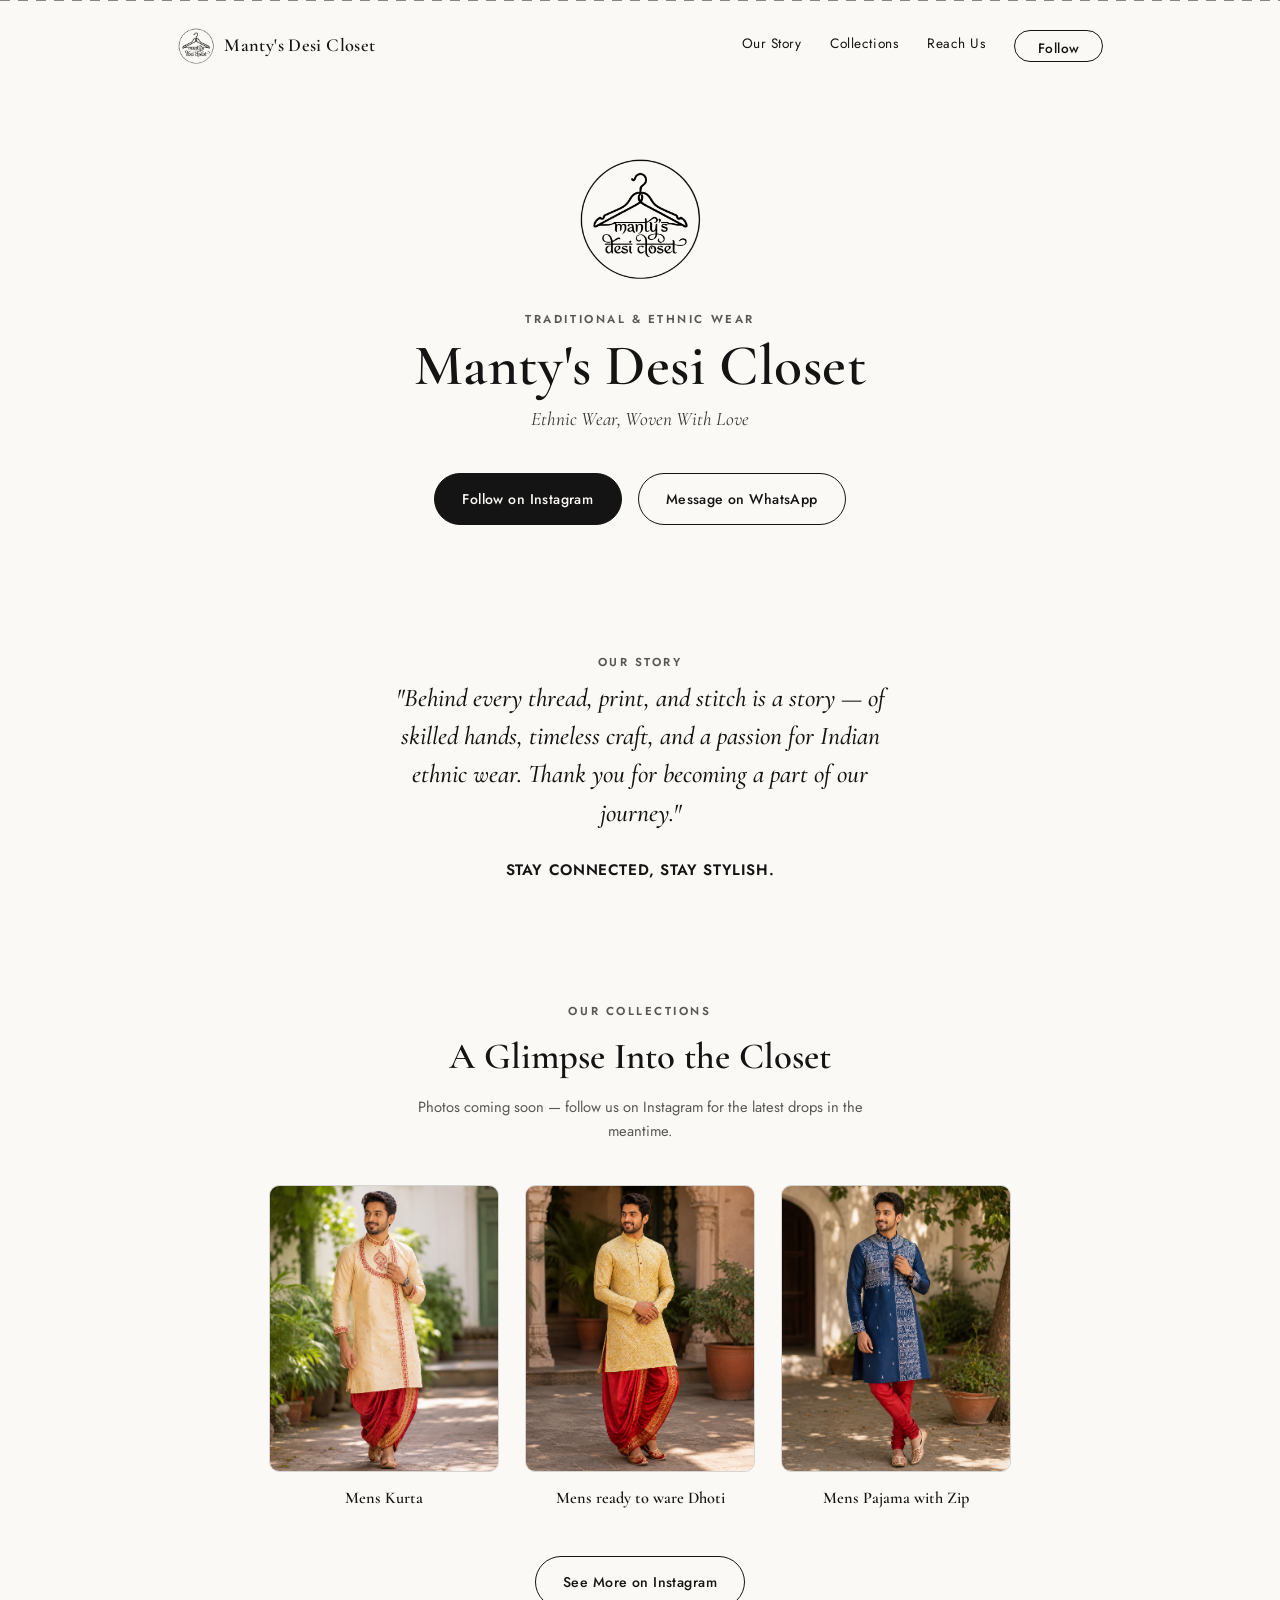
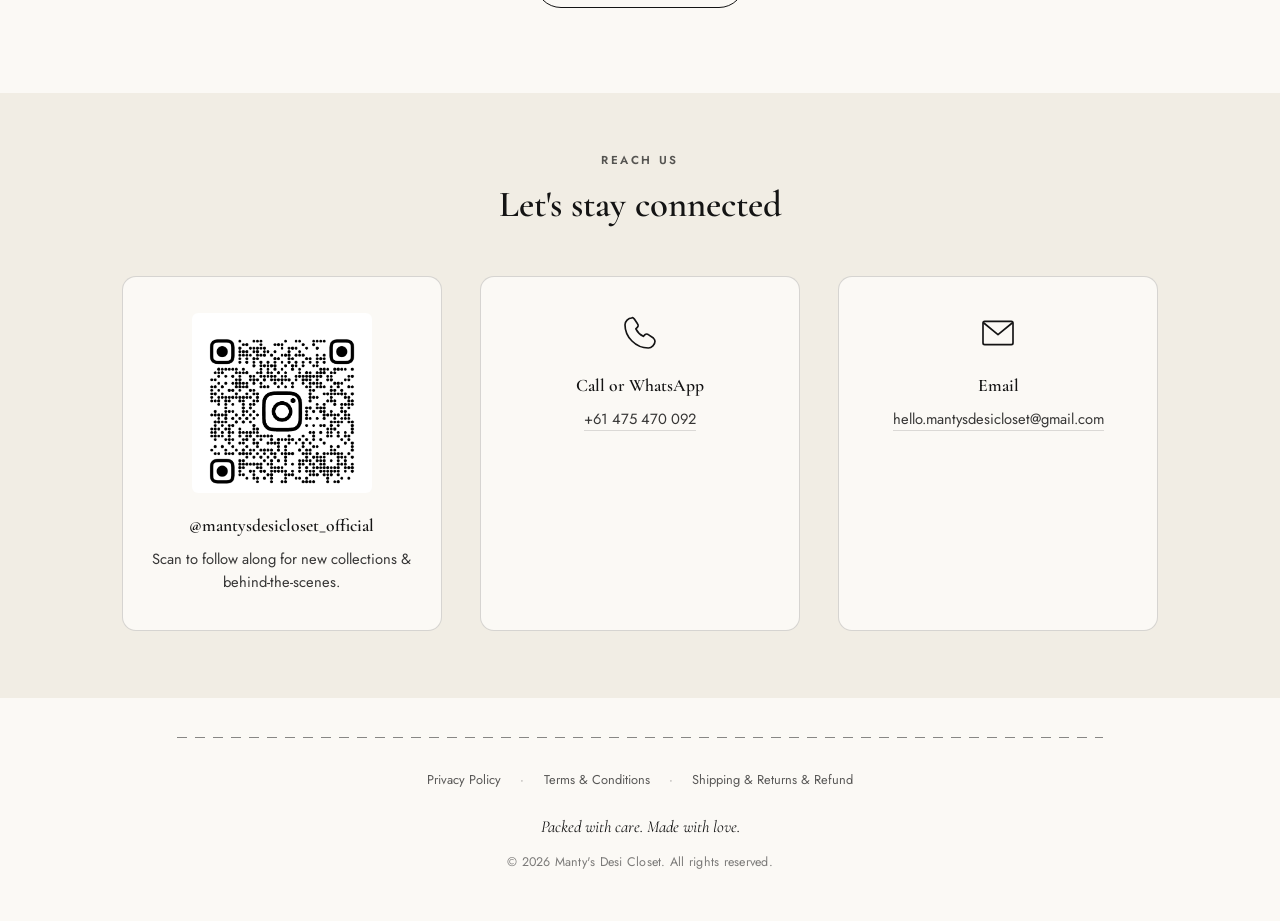
<file: index.html>
<!doctype html>
<html lang="en">
<head>
<meta charset="UTF-8">
<meta name="viewport" content="width=device-width, initial-scale=1.0">
<title>Manty's Desi Closet — Ethnic Wear, Woven With Love</title>
<meta name="description" content="Manty's Desi Closet — traditional Indian ethnic wear, handpicked and packed with care. Follow us on Instagram for the latest collections.">

<link rel="preconnect" href="https://fonts.googleapis.com">
<link rel="preconnect" href="https://fonts.gstatic.com" crossorigin>
<link href="https://fonts.googleapis.com/css2?family=Cormorant+Garamond:ital,wght@0,500;0,600;1,500&family=Jost:wght@400;500;600&display=swap" rel="stylesheet">
<link rel="stylesheet" href="style.css">
</head>
<body>

<div class="stitch-border top" aria-hidden="true"></div>

<header class="nav">
  <a class="nav__mark" href="#top" aria-label="Manty's Desi Closet — home">
    <img src="assets/logo.png" alt="" width="40" height="40">
    <span>Manty's Desi Closet</span>
  </a>
  <nav class="nav__links">
    <a href="#story">Our Story</a>
    <a href="#gallery">Collections</a>
    <a href="#reach">Reach Us</a>
    <a class="nav__cta" href="https://instagram.com/mantysdesicloset_official" target="_blank" rel="noopener">Follow</a>
  </nav>
</header>

<main id="top">

  <!-- ============ HERO ============ -->
  <section class="hero">
    <img class="hero__emblem" src="assets/logo.png" alt="Manty's Desi Closet emblem — a hanger with the brand name">
    <p class="eyebrow">Traditional &amp; Ethnic Wear</p>
    <h1>Manty's Desi Closet</h1>
    <p class="tagline">Ethnic Wear, Woven With Love</p>

    <div class="hero__actions">
      <a class="btn btn--solid" href="https://instagram.com/mantysdesicloset_official" target="_blank" rel="noopener">
        Follow on Instagram
      </a>
      <a class="btn btn--outline" href="https://wa.me/61475470092" target="_blank" rel="noopener">
        Message on WhatsApp
      </a>
    </div>
  </section>

  <!-- ============ STITCH DIVIDER (signature element) ============ -->
  <div class="stitch-divider" aria-hidden="true">
    <svg viewBox="0 0 1200 60" preserveAspectRatio="none">
      <path class="stitch-path" d="M0,30 C 150,0 300,60 450,30 C 600,0 750,60 900,30 C 1000,10 1100,50 1200,30"/>
    </svg>
  </div>

  <!-- ============ STORY ============ -->
  <section class="story" id="story">
    <p class="eyebrow">Our Story</p>
    <blockquote>
      "Behind every thread, print, and stitch is a story — of skilled hands,
      timeless craft, and a passion for Indian ethnic wear. Thank you for
      becoming a part of our journey."
    </blockquote>
    <p class="story__sub">Stay connected, stay stylish.</p>
  </section>

  <div class="stitch-divider stitch-divider--flip" aria-hidden="true">
    <svg viewBox="0 0 1200 60" preserveAspectRatio="none">
      <path class="stitch-path" d="M0,30 C 150,0 300,60 450,30 C 600,0 750,60 900,30 C 1000,10 1100,50 1200,30"/>
    </svg>
  </div>

  <!-- ============ GALLERY / PRODUCTS ============
       HOW TO ADD YOUR OWN PHOTOS:
       1. Drop your product photos into the assets/gallery/ folder
          (portrait photos, roughly 4:5 ratio, work best).
       2. For each <figure class="gallery__item"> below, replace the
          <div class="gallery__placeholder">...</div> block with:
            <img src="assets/gallery/your-photo.jpg" alt="Describe the outfit">
       3. Update the <figcaption> text with the product name/price if you'd like.
       4. Duplicate a <figure> block to add more items, or delete extras.
  ============================================================ -->
  <section class="gallery" id="gallery">
    <p class="eyebrow">Our Collections</p>
    <h2>A Glimpse Into the Closet</h2>
    <p class="gallery__intro">Photos coming soon — follow us on Instagram for the latest drops in the meantime.</p>

    <div class="gallery__grid">

      <figure class="gallery__item">
        <!-- <div class="gallery__placeholder">
          <svg viewBox="0 0 48 48" aria-hidden="true"><path d="M24 6 L42 24 L24 42 L6 24 Z" fill="none" stroke="currentColor" stroke-width="1.5"/></svg>
          <span>Photo coming soon</span>
        </div> -->
        <img src="assets/gallery/mens-kurta.png" alt="Mens Kurta">
        <figcaption>Mens Kurta</figcaption>
      </figure>

      <figure class="gallery__item">
       <!-- <div class="gallery__placeholder">
          <svg viewBox="0 0 48 48" aria-hidden="true"><path d="M24 6 L42 24 L24 42 L6 24 Z" fill="none" stroke="currentColor" stroke-width="1.5"/></svg>
          <span>Photo coming soon</span>
        </div> -->
        <img src="assets/gallery/mens-dhoti.png" alt="Mens ready to ware Dhoti">
        <figcaption>Mens ready to ware Dhoti</figcaption>
      </figure>

      <figure class="gallery__item">
        <!-- <div class="gallery__placeholder">
          <svg viewBox="0 0 48 48" aria-hidden="true"><path d="M24 6 L42 24 L24 42 L6 24 Z" fill="none" stroke="currentColor" stroke-width="1.5"/></svg>
          <span>Photo coming soon</span>
        </div>-->
        <img src="assets/gallery/mens-pajama.png" alt="Mens Pajama with Zip">
        <figcaption>Mens Pajama with Zip</figcaption>
      </figure>

     <!-- <figure class="gallery__item">
        <div class="gallery__placeholder">
          <svg viewBox="0 0 48 48" aria-hidden="true"><path d="M24 6 L42 24 L24 42 L6 24 Z" fill="none" stroke="currentColor" stroke-width="1.5"/></svg>
          <span>Photo coming soon</span>
        </div>
        <figcaption>Co-ord Sets</figcaption>
      </figure>

      <figure class="gallery__item">
        <div class="gallery__placeholder">
          <svg viewBox="0 0 48 48" aria-hidden="true"><path d="M24 6 L42 24 L24 42 L6 24 Z" fill="none" stroke="currentColor" stroke-width="1.5"/></svg>
          <span>Photo coming soon</span>
        </div>
        <figcaption>Dupattas</figcaption>
      </figure>

      <figure class="gallery__item">
        <div class="gallery__placeholder">
          <svg viewBox="0 0 48 48" aria-hidden="true"><path d="M24 6 L42 24 L24 42 L6 24 Z" fill="none" stroke="currentColor" stroke-width="1.5"/></svg>
          <span>Photo coming soon</span>
        </div>
        <figcaption>Festive Wear</figcaption>
      </figure> -->

    </div>

    <a class="btn btn--outline gallery__cta" href="https://instagram.com/mantysdesicloset_official" target="_blank" rel="noopener">
      See More on Instagram
    </a>
  </section>

  <div class="stitch-divider" aria-hidden="true">
    <svg viewBox="0 0 1200 60" preserveAspectRatio="none">
      <path class="stitch-path" d="M0,30 C 150,0 300,60 450,30 C 600,0 750,60 900,30 C 1000,10 1100,50 1200,30"/>
    </svg>
  </div>

  <!-- ============ REACH US ============ -->
  <section class="reach" id="reach">
    <p class="eyebrow">Reach Us</p>
    <h2>Let's stay connected</h2>

    <div class="reach__grid">

      <article class="reach__card reach__card--qr">
        <img src="assets/qr.png" alt="QR code to follow Manty's Desi Closet on Instagram" width="180" height="180">
        <h3>@mantysdesicloset_official</h3>
        <p>Scan to follow along for new collections &amp; behind-the-scenes.</p>
      </article>

      <article class="reach__card">
        <svg class="reach__icon" viewBox="0 0 48 48" aria-hidden="true">
          <path d="M14 6c-4 0-8 4-8 8 0 15 13 28 28 28 4 0 8-4 8-8 0-2-1-3-2-4l-6-4c-1-1-3-1-4 0l-2 2c-4-2-7-5-9-9l2-2c1-1 1-3 0-4l-4-6c-1-1-2-2-3-1Z" fill="none" stroke="currentColor" stroke-width="2" stroke-linejoin="round"/>
        </svg>
        <h3>Call or WhatsApp</h3>
        <p><a href="tel:+61475470092">+61&nbsp;475&nbsp;470&nbsp;092</a></p>
      </article>

      <article class="reach__card">
        <svg class="reach__icon" viewBox="0 0 48 48" aria-hidden="true">
          <rect x="6" y="10" width="36" height="28" rx="2" fill="none" stroke="currentColor" stroke-width="2"/>
          <path d="M7 12l17 14L41 12" fill="none" stroke="currentColor" stroke-width="2" stroke-linecap="round" stroke-linejoin="round"/>
        </svg>
        <h3>Email</h3>
        <p><a href="mailto:hello.mantysdesicloset@gmail.com">hello.mantysdesicloset@gmail.com</a></p>
      </article>

    </div>
  </section>

</main>

<footer class="footer">
  <div class="stitch-border" aria-hidden="true"></div>
  <nav class="footer__links">
    <a href="privacy-policy.html">Privacy Policy</a>
    <span aria-hidden="true">&middot;</span>
    <a href="terms-and-conditions.html">Terms &amp; Conditions</a>
    <span aria-hidden="true">&middot;</span>
    <a href="returns-shipping-policy.html">Shipping &amp; Returns &amp; Refund</a>
  </nav>
  <p class="footer__note">Packed with care. Made with love.</p>
  <p class="footer__copy">&copy; <span id="year"></span> Manty's Desi Closet. All rights reserved.</p>
</footer>

<script>
  document.getElementById('year').textContent = new Date().getFullYear();

  // Draw-in animation for the stitch dividers when they enter view
  const paths = document.querySelectorAll('.stitch-path');
  paths.forEach(p => {
    const len = p.getTotalLength();
    p.style.strokeDasharray = len;
    p.style.strokeDashoffset = len;
  });
  const io = new IntersectionObserver((entries) => {
    entries.forEach(e => {
      if (e.isIntersecting) {
        e.target.classList.add('is-drawn');
        io.unobserve(e.target);
      }
    });
  }, { threshold: 0.4 });
  document.querySelectorAll('.stitch-divider').forEach(el => io.observe(el));
</script>

</body>
</html>
</file>
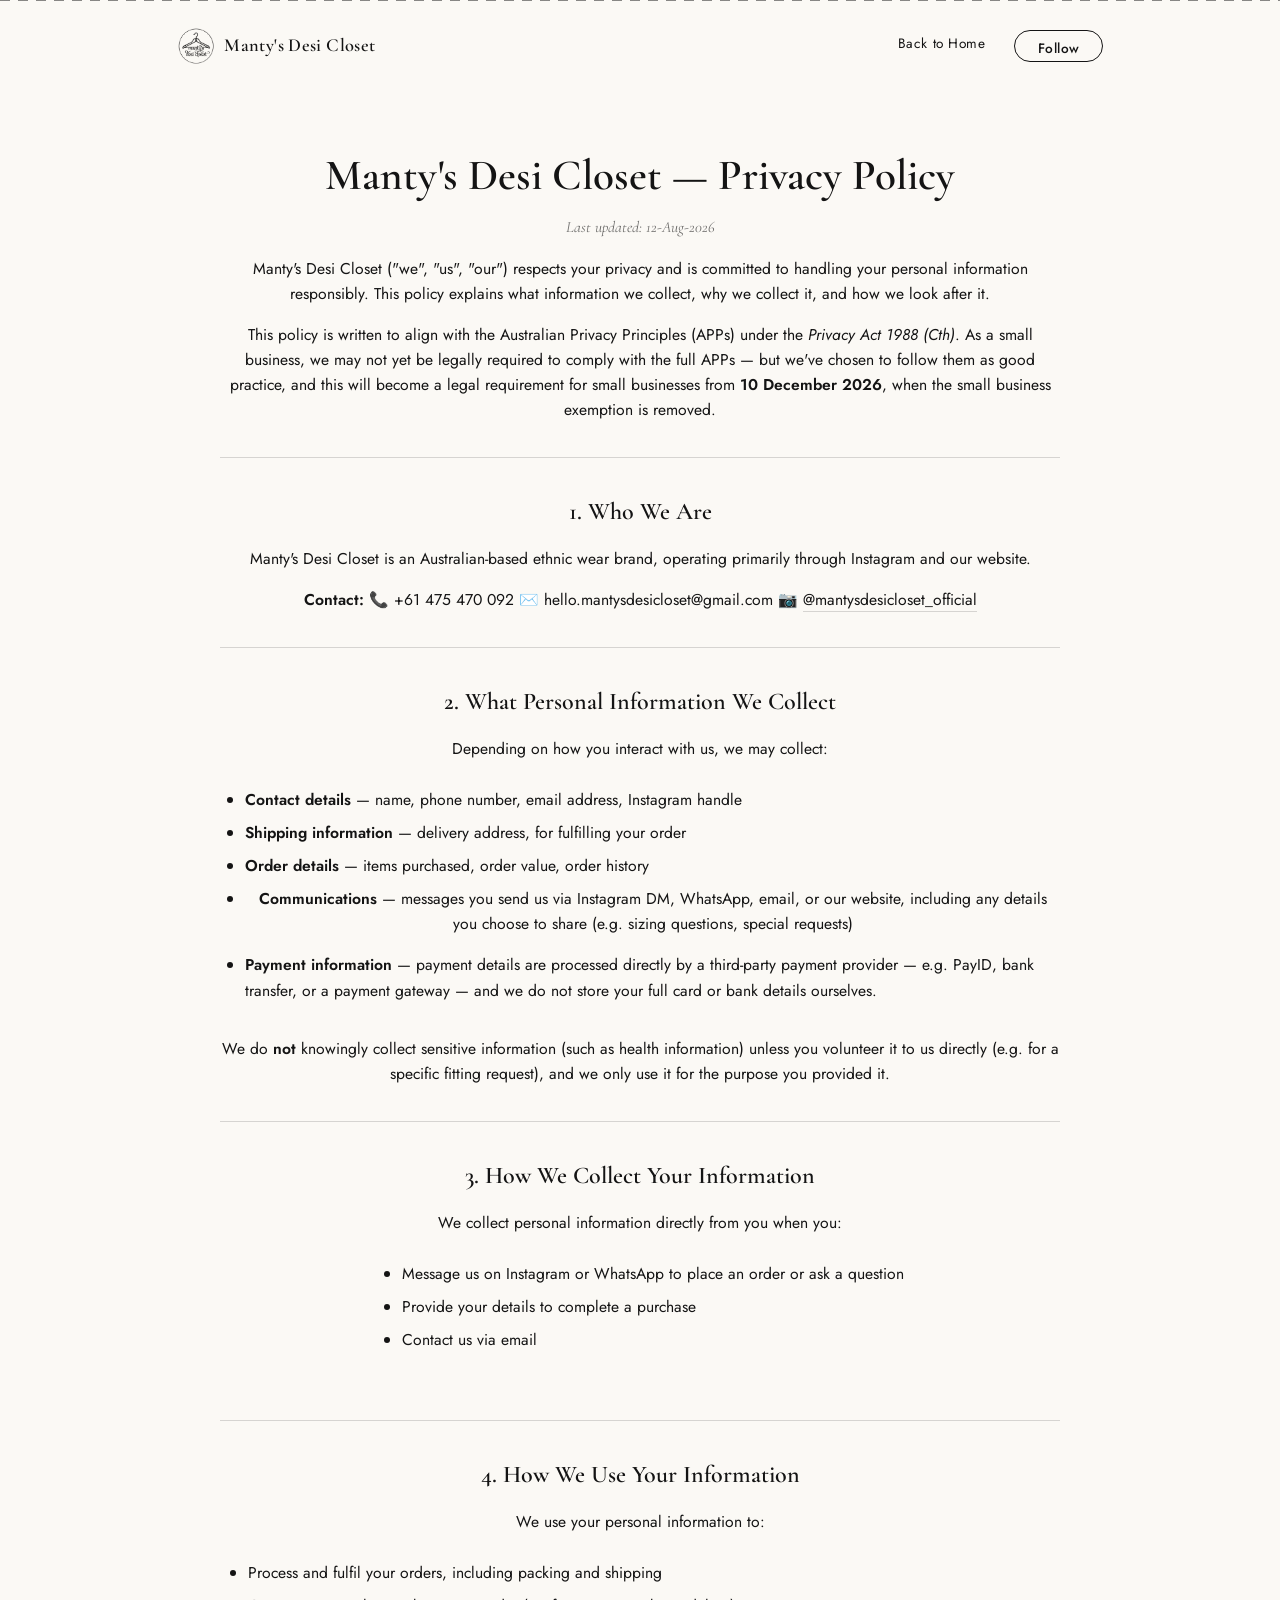
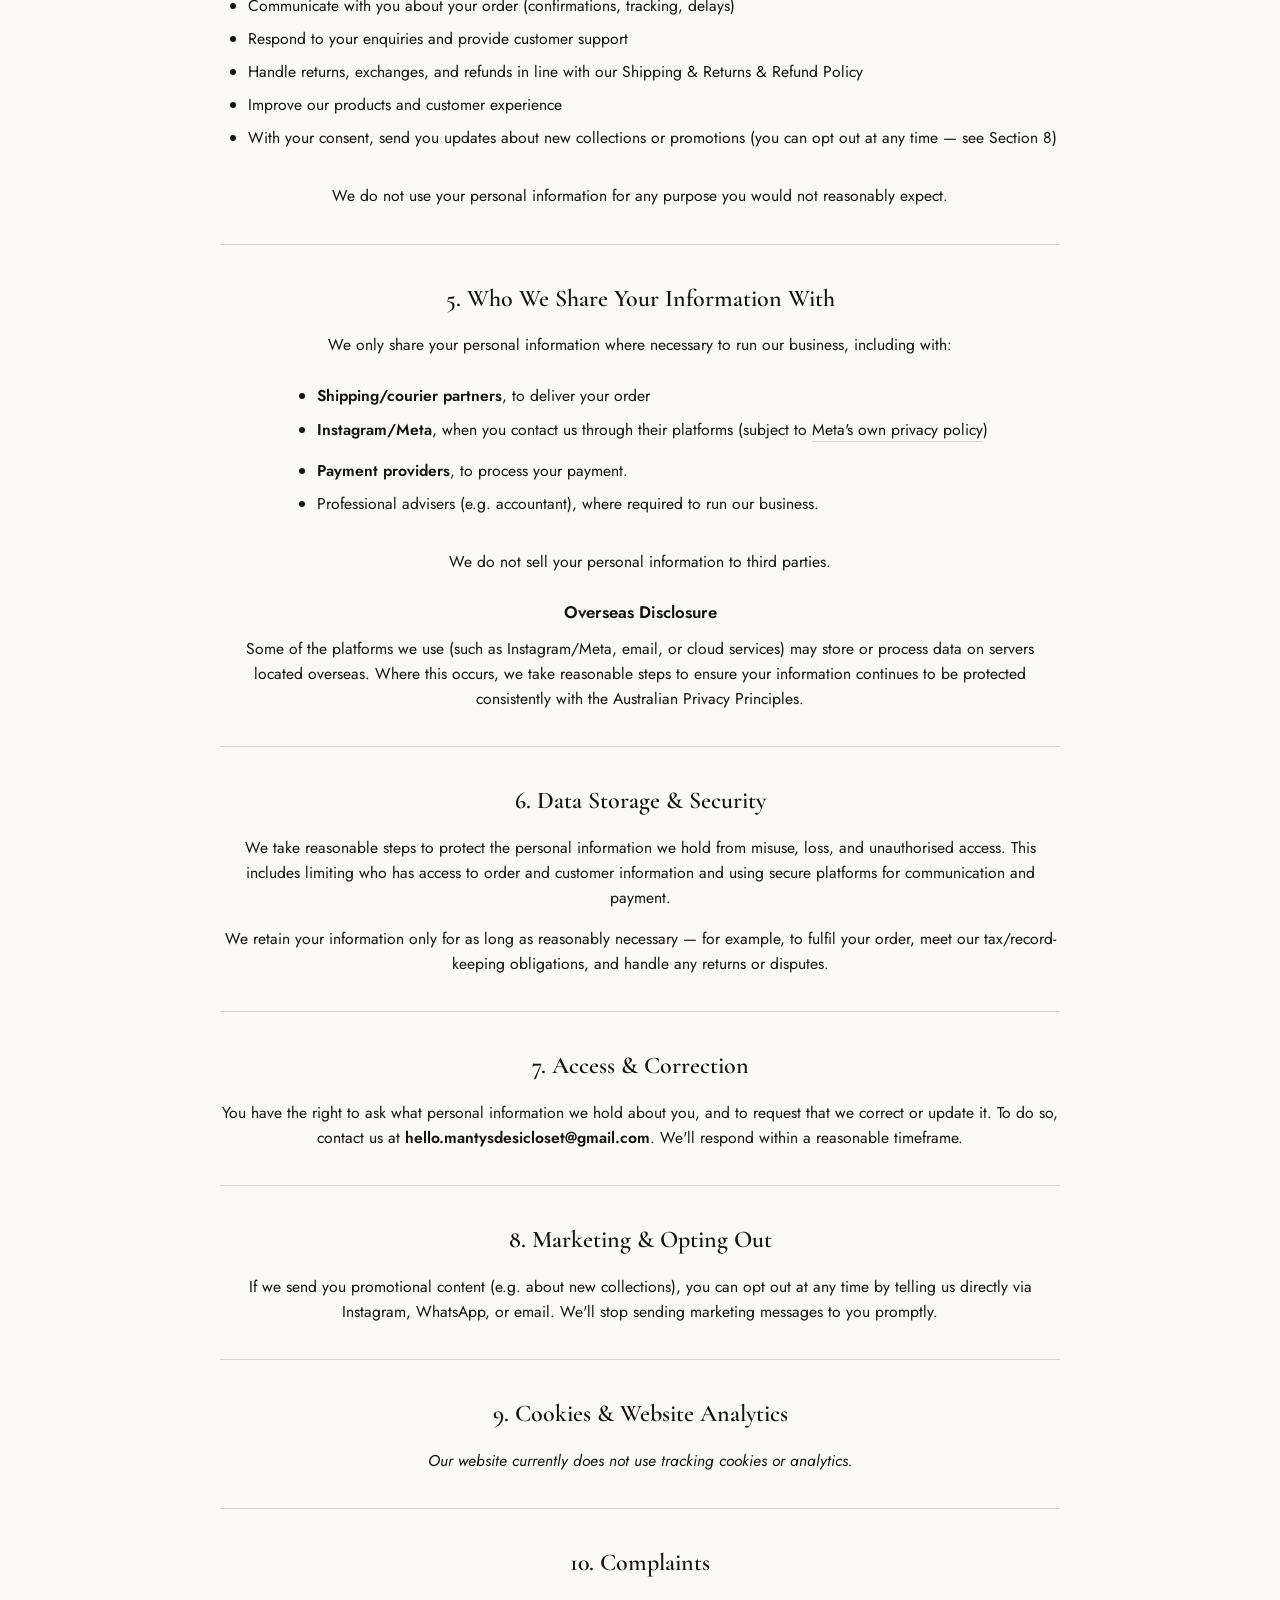
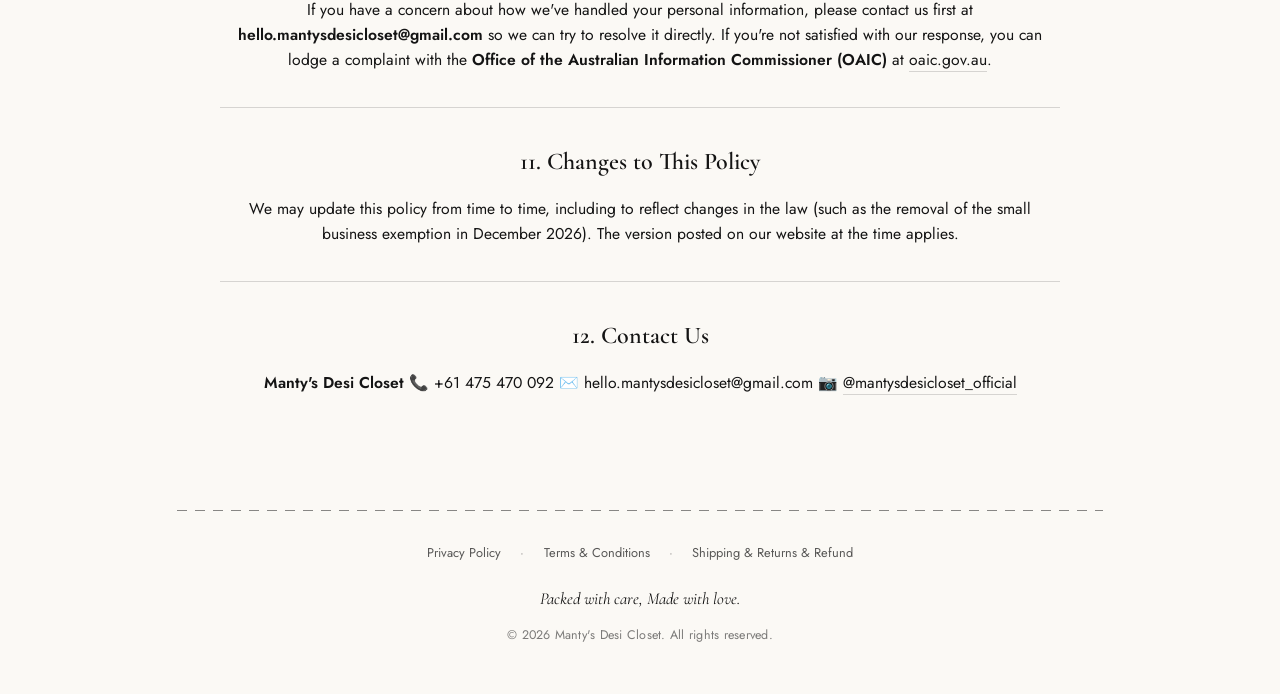
<file: privacy-policy.html>
<!doctype html>
<html lang="en">
<head>
<meta charset="UTF-8">
<meta name="viewport" content="width=device-width, initial-scale=1.0">
<title>Privacy Policy — Manty's Desi Closet</title>
<meta name="description" content="How Manty's Desi Closet collects, uses, and protects your personal information.">

<link rel="preconnect" href="https://fonts.googleapis.com">
<link rel="preconnect" href="https://fonts.gstatic.com" crossorigin>
<link href="https://fonts.googleapis.com/css2?family=Cormorant+Garamond:ital,wght@0,500;0,600;1,500&family=Jost:wght@400;500;600&display=swap" rel="stylesheet">
<link rel="stylesheet" href="style.css">
</head>
<body>

<div class="stitch-border top" aria-hidden="true"></div>

<header class="nav">
  <a class="nav__mark" href="index.html" aria-label="Manty's Desi Closet — home">
    <img src="assets/logo.png" alt="" width="40" height="40">
    <span>Manty's Desi Closet</span>
  </a>
  <nav class="nav__links">
    <a href="index.html">Back to Home</a>
    <a class="nav__cta" href="https://instagram.com/mantysdesicloset_official" target="_blank" rel="noopener">Follow</a>
  </nav>
</header>

<main>
  <article class="policy">
    <h1>Manty's Desi Closet — Privacy Policy</h1>
    <p class="policy__updated">Last updated: 12-Aug-2026</p>
    <p>Manty's Desi Closet ("we", "us", "our") respects your privacy and is
    committed to handling your personal information responsibly. This policy
    explains what information we collect, why we collect it, and how we look
    after it.</p>
    <p>This policy is written to align with the Australian Privacy Principles
    (APPs) under the <em>Privacy Act 1988 (Cth)</em>. As a small business, we may not
    yet be legally required to comply with the full APPs — but we've chosen to
    follow them as good practice, and this will become a legal requirement for
    small businesses from <strong>10 December 2026</strong>, when the small business
    exemption is removed.</p>
    <hr />
    <h2>1. Who We Are</h2>
    <p>Manty's Desi Closet is an Australian-based ethnic wear brand, operating
    primarily through Instagram and our website.</p>
    <p><strong>Contact:</strong>
    📞 +61 475 470 092
    ✉️ hello.mantysdesicloset@gmail.com
    📷 <a href="https://instagram.com/mantysdesicloset_official">@mantysdesicloset_official</a></p>
    <hr />
    <h2>2. What Personal Information We Collect</h2>
    <p>Depending on how you interact with us, we may collect:</p>
    <ul>
    <li><strong>Contact details</strong> — name, phone number, email address, Instagram handle</li>
    <li><strong>Shipping information</strong> — delivery address, for fulfilling your order</li>
    <li><strong>Order details</strong> — items purchased, order value, order history</li>
    <li>
    <p><strong>Communications</strong> — messages you send us via Instagram DM, WhatsApp,
      email, or our website, including any details you choose to share (e.g.
      sizing questions, special requests)</p>
    </li>
    <li><strong>Payment information</strong> — payment details are processed directly by a third-party
      payment provider — e.g. PayID, bank transfer, or a payment gateway — and
      we do not store your full card or bank details ourselves.
    </li>
    </ul>
    <p>We do <strong>not</strong> knowingly collect sensitive information (such as health
    information) unless you volunteer it to us directly (e.g. for a specific
    fitting request), and we only use it for the purpose you provided it.</p>
    <hr />
    <h2>3. How We Collect Your Information</h2>
    <p>We collect personal information directly from you when you:</p>
    <ul>
    <li>Message us on Instagram or WhatsApp to place an order or ask a question</li>
    <li>Provide your details to complete a purchase</li>
    <li>Contact us via email</li>
    </ul>
    <hr />
    <h2>4. How We Use Your Information</h2>
    <p>We use your personal information to:</p>
    <ul>
    <li>Process and fulfil your orders, including packing and shipping</li>
    <li>Communicate with you about your order (confirmations, tracking, delays)</li>
    <li>Respond to your enquiries and provide customer support</li>
    <li>Handle returns, exchanges, and refunds in line with our Shipping &amp; Returns &amp; Refund Policy</li>
    <li>Improve our products and customer experience</li>
    <li>With your consent, send you updates about new collections or promotions
      (you can opt out at any time — see Section 8)</li>
    </ul>
    <p>We do not use your personal information for any purpose you would not
    reasonably expect.</p>
    <hr />
    <h2>5. Who We Share Your Information With</h2>
    <p>We only share your personal information where necessary to run our
    business, including with:</p>
    <ul>
    <li><strong>Shipping/courier partners</strong>, to deliver your order</li>
    <li>
    <p><strong>Instagram/Meta</strong>, when you contact us through their platforms (subject
      to <a href="https://www.facebook.com/privacy/policy/">Meta's own privacy policy</a>)</p>
    </li>
    <li><strong>Payment providers</strong>, to process your payment. </li>
    <li>Professional advisers (e.g. accountant), where required to run our business.</li>
    </ul>
    <p>We do not sell your personal information to third parties.</p>
    <h3>Overseas Disclosure</h3>
    <p>Some of the platforms we use (such as Instagram/Meta, email, or cloud
    services) may store or process data on servers located overseas. Where
    this occurs, we take reasonable steps to ensure your information continues
    to be protected consistently with the Australian Privacy Principles.</p>
    <hr />
    <h2>6. Data Storage &amp; Security</h2>
    <p>We take reasonable steps to protect the personal information we hold from
    misuse, loss, and unauthorised access. This includes limiting who has
    access to order and customer information and using secure platforms for
    communication and payment.</p>
    <p>We retain your information only for as long as reasonably necessary — for
    example, to fulfil your order, meet our tax/record-keeping obligations, and
    handle any returns or disputes.</p>
    <hr />
    <h2>7. Access &amp; Correction</h2>
    <p>You have the right to ask what personal information we hold about you, and
    to request that we correct or update it. To do so, contact us at
    <strong>hello.mantysdesicloset@gmail.com</strong>. We'll respond within a reasonable
    timeframe.</p>
    <hr />
    <h2>8. Marketing &amp; Opting Out</h2>
    <p>If we send you promotional content (e.g. about new collections), you can
    opt out at any time by telling us directly via Instagram, WhatsApp, or
    email. We'll stop sending marketing messages to you promptly.</p>
    <hr />
    <h2>9. Cookies &amp; Website Analytics</h2>
    <p><em>Our website currently does not use tracking cookies or analytics.</em></p>
    <hr />
    <h2>10. Complaints</h2>
    <p>If you have a concern about how we've handled your personal information,
    please contact us first at <strong>hello.mantysdesicloset@gmail.com</strong> so we can
    try to resolve it directly. If you're not satisfied with our response, you
    can lodge a complaint with the <strong>Office of the Australian Information
    Commissioner (OAIC)</strong> at <a href="https://www.oaic.gov.au">oaic.gov.au</a>.</p>
    <hr />
    <h2>11. Changes to This Policy</h2>
    <p>We may update this policy from time to time, including to reflect changes
    in the law (such as the removal of the small business exemption in
    December 2026). The version posted on our website at the time applies.</p>
    <hr />
    <h2>12. Contact Us</h2>
    <p><strong>Manty's Desi Closet</strong>
    📞 +61 475 470 092
    ✉️ hello.mantysdesicloset@gmail.com
    📷 <a href="https://instagram.com/mantysdesicloset_official">@mantysdesicloset_official</a></p>
  </article>
</main>

<footer class="footer">
  <div class="stitch-border" aria-hidden="true"></div>
  <nav class="footer__links">
    <a href="privacy-policy.html">Privacy Policy</a>
    <span aria-hidden="true">&middot;</span>
    <a href="terms-and-conditions.html">Terms &amp; Conditions</a>
    <span aria-hidden="true">&middot;</span>
    <a href="returns-shipping-policy.html">Shipping &amp; Returns &amp; Refund</a>
  </nav>
  <p class="footer__note">Packed with care, Made with love.</p>
  <p class="footer__copy">&copy; <span id="year"></span> Manty's Desi Closet. All rights reserved.</p>
</footer>

<script>
  document.getElementById('year').textContent = new Date().getFullYear();
</script>

</body>
</html>
</file>
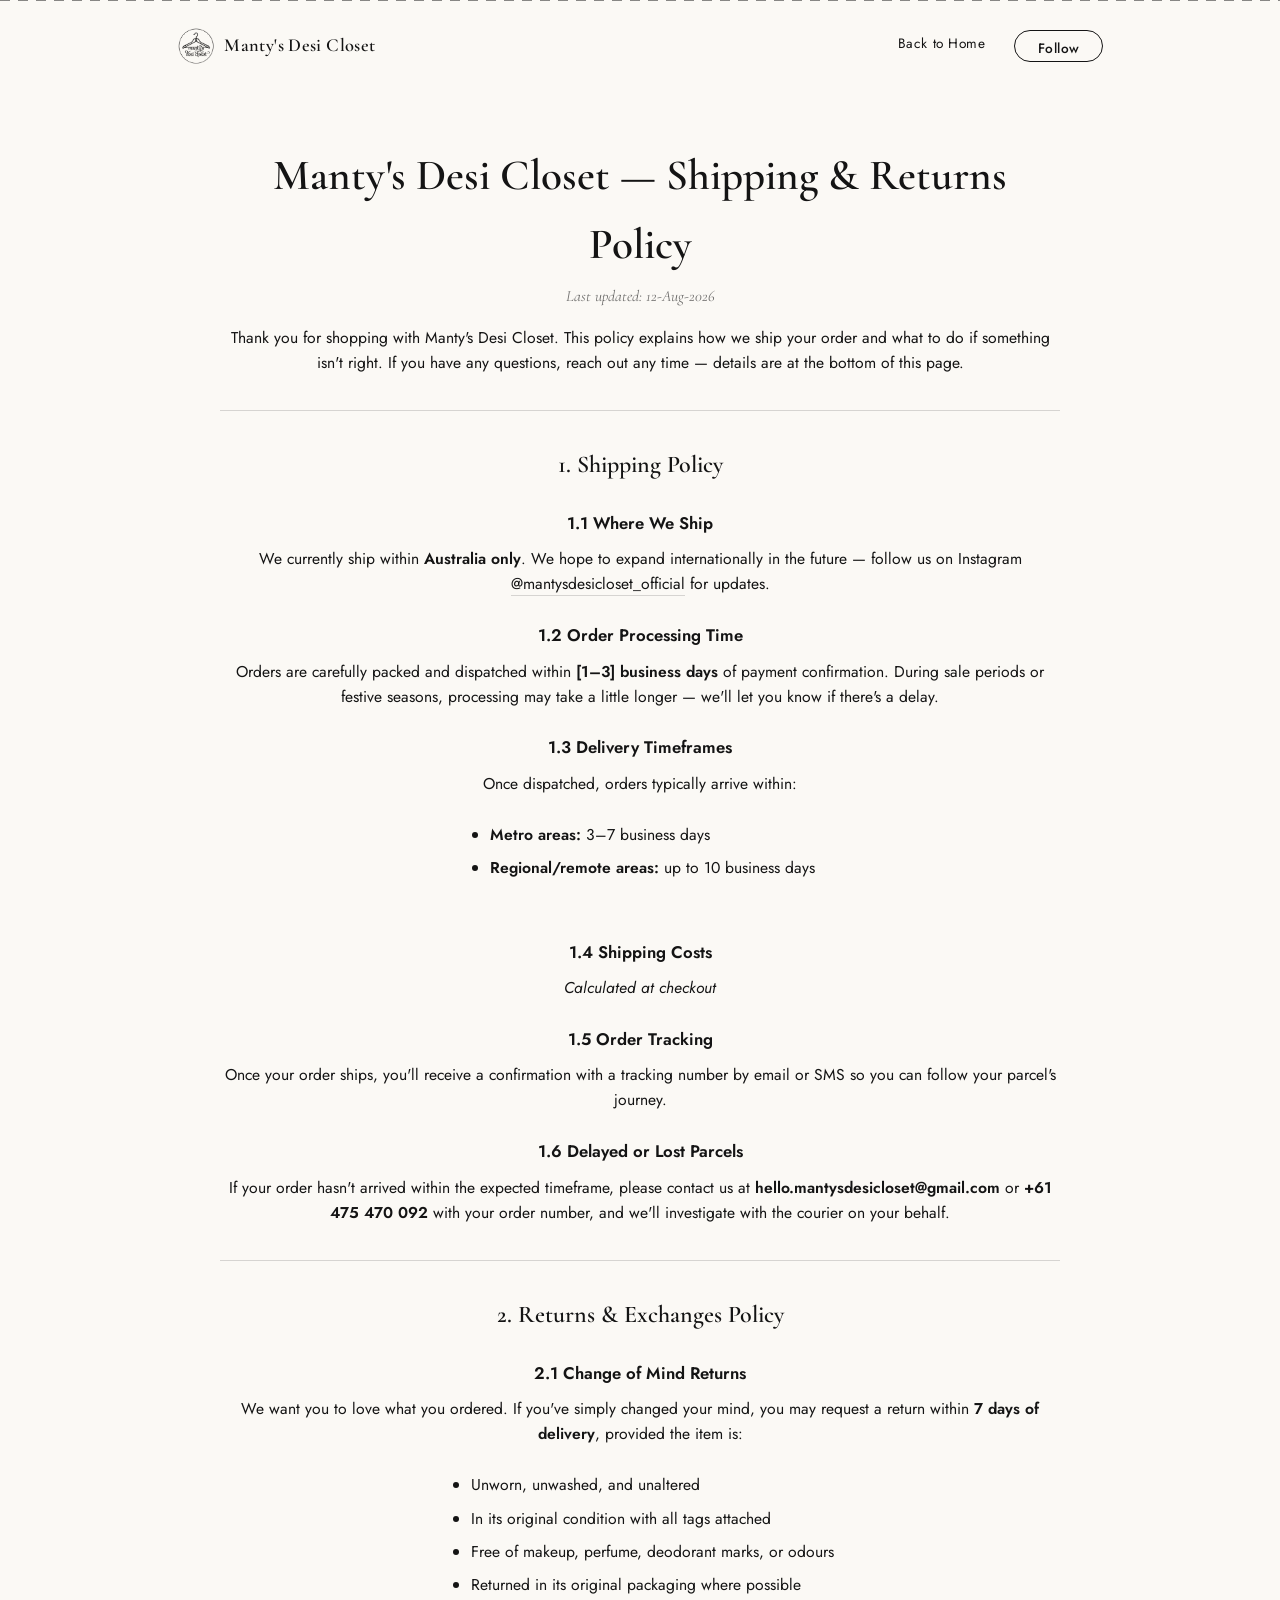
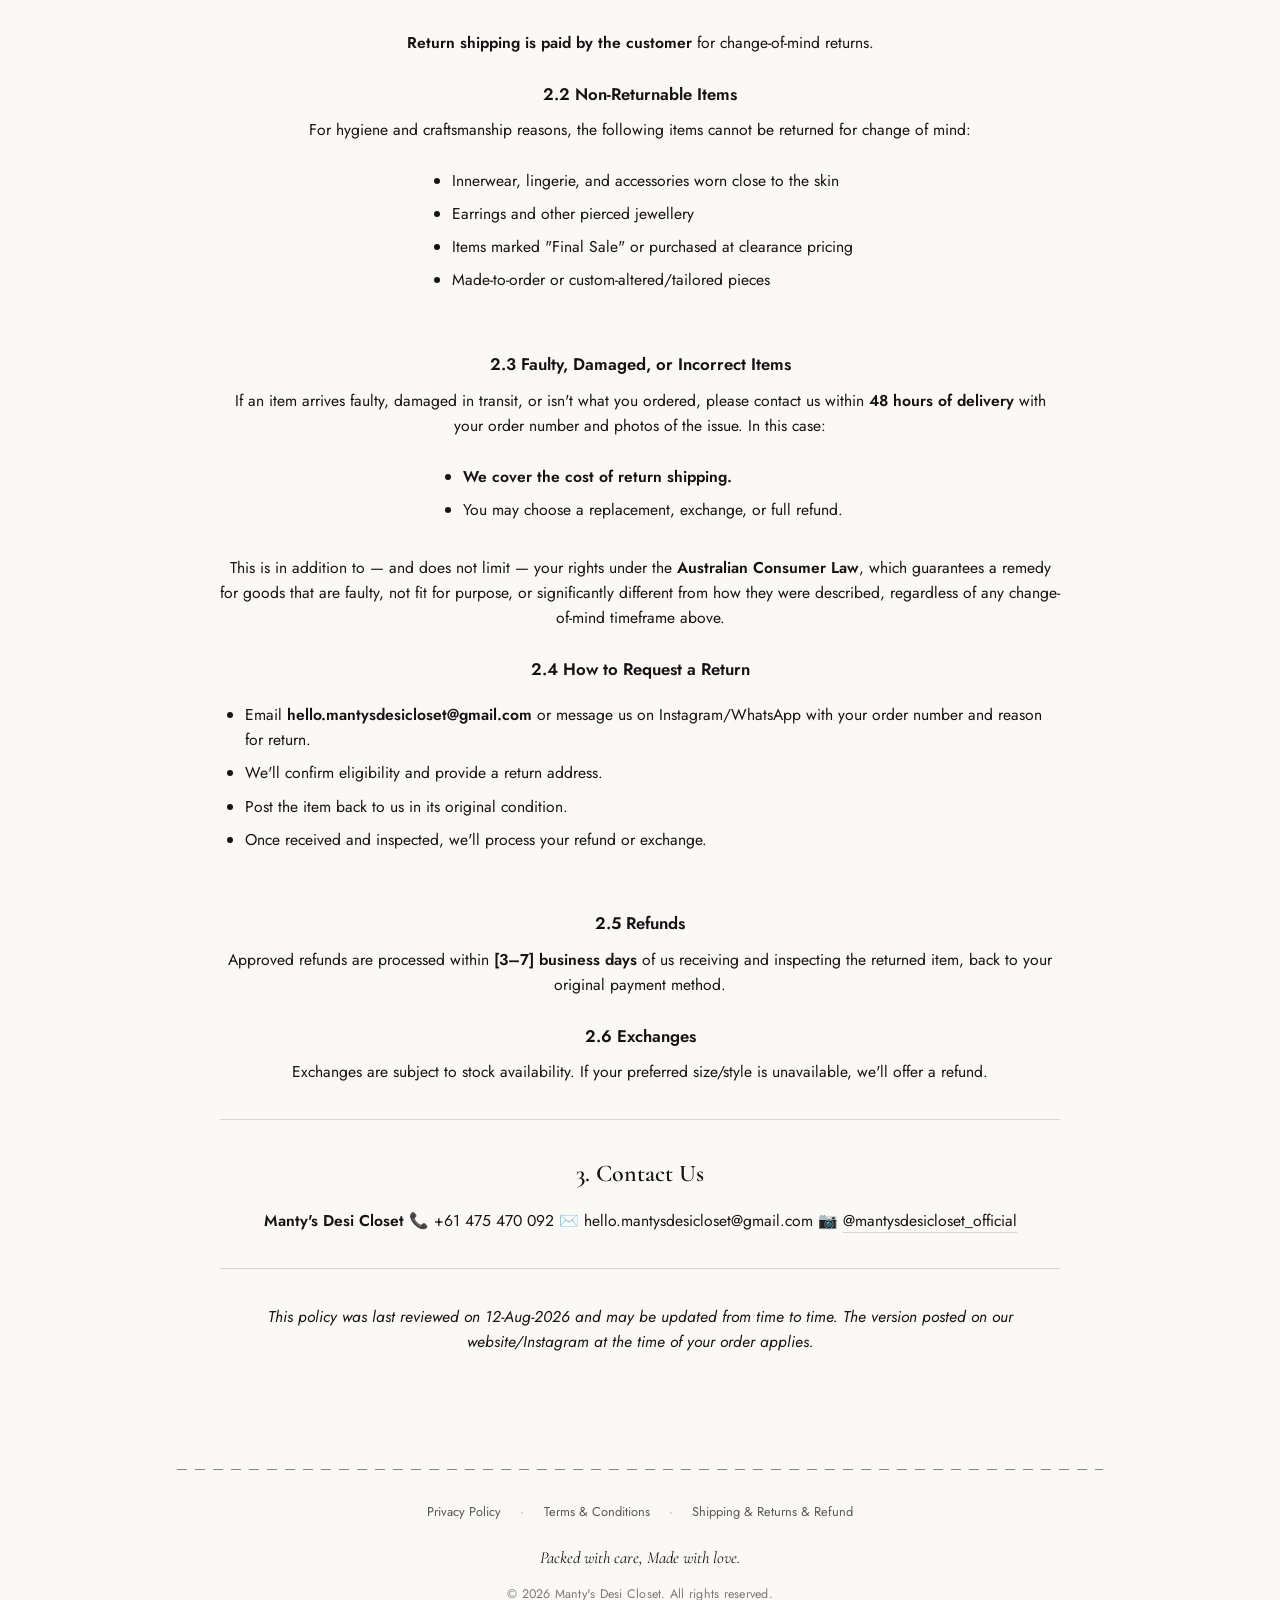
<file: returns-shipping-policy.html>
<!doctype html>
<html lang="en">
<head>
<meta charset="UTF-8">
<meta name="viewport" content="width=device-width, initial-scale=1.0">
<title>Returns & Shipping Policy — Manty's Desi Closet</title>
<meta name="description" content="Shipping timeframes and our returns and exchange process for Manty's Desi Closet.">

<link rel="preconnect" href="https://fonts.googleapis.com">
<link rel="preconnect" href="https://fonts.gstatic.com" crossorigin>
<link href="https://fonts.googleapis.com/css2?family=Cormorant+Garamond:ital,wght@0,500;0,600;1,500&family=Jost:wght@400;500;600&display=swap" rel="stylesheet">
<link rel="stylesheet" href="style.css">
</head>
<body>

<div class="stitch-border top" aria-hidden="true"></div>

<header class="nav">
  <a class="nav__mark" href="index.html" aria-label="Manty's Desi Closet — home">
    <img src="assets/logo.png" alt="" width="40" height="40">
    <span>Manty's Desi Closet</span>
  </a>
  <nav class="nav__links">
    <a href="index.html">Back to Home</a>
    <a class="nav__cta" href="https://instagram.com/mantysdesicloset_official" target="_blank" rel="noopener">Follow</a>
  </nav>
</header>

<main>
  <article class="policy">
    <h1>Manty's Desi Closet — Shipping & Returns Policy</h1>
    <p class="policy__updated">Last updated: 12-Aug-2026</p>
    <p>Thank you for shopping with Manty's Desi Closet. This policy explains how we
    ship your order and what to do if something isn't right. If you have any
    questions, reach out any time — details are at the bottom of this page.</p>
    <hr />
    <h2>1. Shipping Policy</h2>
    <h3>1.1 Where We Ship</h3>
    <p>We currently ship within <strong>Australia only</strong>. We hope to expand internationally
    in the future — follow us on Instagram <a href="https://instagram.com/mantysdesicloset_official">@mantysdesicloset_official</a>
    for updates.</p>
    <h3>1.2 Order Processing Time</h3>
    <p>Orders are carefully packed and dispatched within <strong>[1–3] business days</strong> of
    payment confirmation. During sale periods or festive seasons, processing may
    take a little longer — we'll let you know if there's a delay.</p>
    <h3>1.3 Delivery Timeframes</h3>
    <p>Once dispatched, orders typically arrive within:</p>
    <ul>
    <li><strong>Metro areas:</strong> 3–7 business days</li>
    <li><strong>Regional/remote areas:</strong> up to 10 business days</li>
    </ul>
    <h3>1.4 Shipping Costs</h3>
    <p><em>Calculated at checkout</em></p>
    <h3>1.5 Order Tracking</h3>
    <p>Once your order ships, you'll receive a confirmation with a tracking number
    by email or SMS so you can follow your parcel's journey.</p>
    <h3>1.6 Delayed or Lost Parcels</h3>
    <p>If your order hasn't arrived within the expected timeframe, please contact us
    at <strong>hello.mantysdesicloset@gmail.com</strong> or <strong>+61 475 470 092</strong> with your order
    number, and we'll investigate with the courier on your behalf.</p>
    <hr />
    <h2>2. Returns &amp; Exchanges Policy</h2>
    <h3>2.1 Change of Mind Returns</h3>
    <p>We want you to love what you ordered. If you've simply changed your mind, you
    may request a return within <strong>7 days of delivery</strong>, provided the item is:</p>
    <ul>
    <li>Unworn, unwashed, and unaltered</li>
    <li>In its original condition with all tags attached</li>
    <li>Free of makeup, perfume, deodorant marks, or odours</li>
    <li>Returned in its original packaging where possible</li>
    </ul>
    <p><strong>Return shipping is paid by the customer</strong> for change-of-mind returns.</p>
    <h3>2.2 Non-Returnable Items</h3>
    <p>For hygiene and craftsmanship reasons, the following items cannot be
    returned for change of mind:</p>
    <ul>
    <li>Innerwear, lingerie, and accessories worn close to the skin</li>
    <li>Earrings and other pierced jewellery</li>
    <li>Items marked "Final Sale" or purchased at clearance pricing</li>
    <li>Made-to-order or custom-altered/tailored pieces</li>
    </ul>
    <h3>2.3 Faulty, Damaged, or Incorrect Items</h3>
    <p>If an item arrives faulty, damaged in transit, or isn't what you ordered,
    please contact us within <strong>48 hours of delivery</strong> with your order number and
    photos of the issue. In this case:</p>
    <ul>
    <li><strong>We cover the cost of return shipping.</strong></li>
    <li>You may choose a replacement, exchange, or full refund.</li>
    </ul>
    <p>This is in addition to — and does not limit — your rights under the
    <strong>Australian Consumer Law</strong>, which guarantees a remedy for goods that are
    faulty, not fit for purpose, or significantly different from how they were
    described, regardless of any change-of-mind timeframe above.</p>
    <h3>2.4 How to Request a Return</h3>
    <ul>
    <li>Email <strong>hello.mantysdesicloset@gmail.com</strong> or message us on Instagram/WhatsApp
       with your order number and reason for return.</li>
    <li>We'll confirm eligibility and provide a return address.</li>
    <li>Post the item back to us in its original condition.</li>
    <li>Once received and inspected, we'll process your refund or exchange.</li>
    </ul>
    <h3>2.5 Refunds</h3>
    <p>Approved refunds are processed within <strong>[3–7] business days</strong> of us receiving
    and inspecting the returned item, back to your original payment method.
    <h3>2.6 Exchanges</h3>
    <p>Exchanges are subject to stock availability. If your preferred size/style is
    unavailable, we'll offer a refund.</p>
    <hr />
    <h2>3. Contact Us</h2>
    <p><strong>Manty's Desi Closet</strong>
    📞 +61 475 470 092
    ✉️ hello.mantysdesicloset@gmail.com
    📷 <a href="https://instagram.com/mantysdesicloset_official">@mantysdesicloset_official</a></p>
    <hr />
    <p><em>This policy was last reviewed on 12-Aug-2026 and may be updated from time to
    time. The version posted on our website/Instagram at the time of your order
    applies.</em></p>
  </article>
</main>

<footer class="footer">
  <div class="stitch-border" aria-hidden="true"></div>
  <nav class="footer__links">
    <a href="privacy-policy.html">Privacy Policy</a>
    <span aria-hidden="true">&middot;</span>
    <a href="terms-and-conditions.html">Terms &amp; Conditions</a>
    <span aria-hidden="true">&middot;</span>
    <a href="returns-shipping-policy.html">Shipping &amp; Returns &amp; Refund</a>
  </nav>
  <p class="footer__note">Packed with care, Made with love.</p>
  <p class="footer__copy">&copy; <span id="year"></span> Manty's Desi Closet. All rights reserved.</p>
</footer>

<script>
  document.getElementById('year').textContent = new Date().getFullYear();
</script>

</body>
</html>
</file>
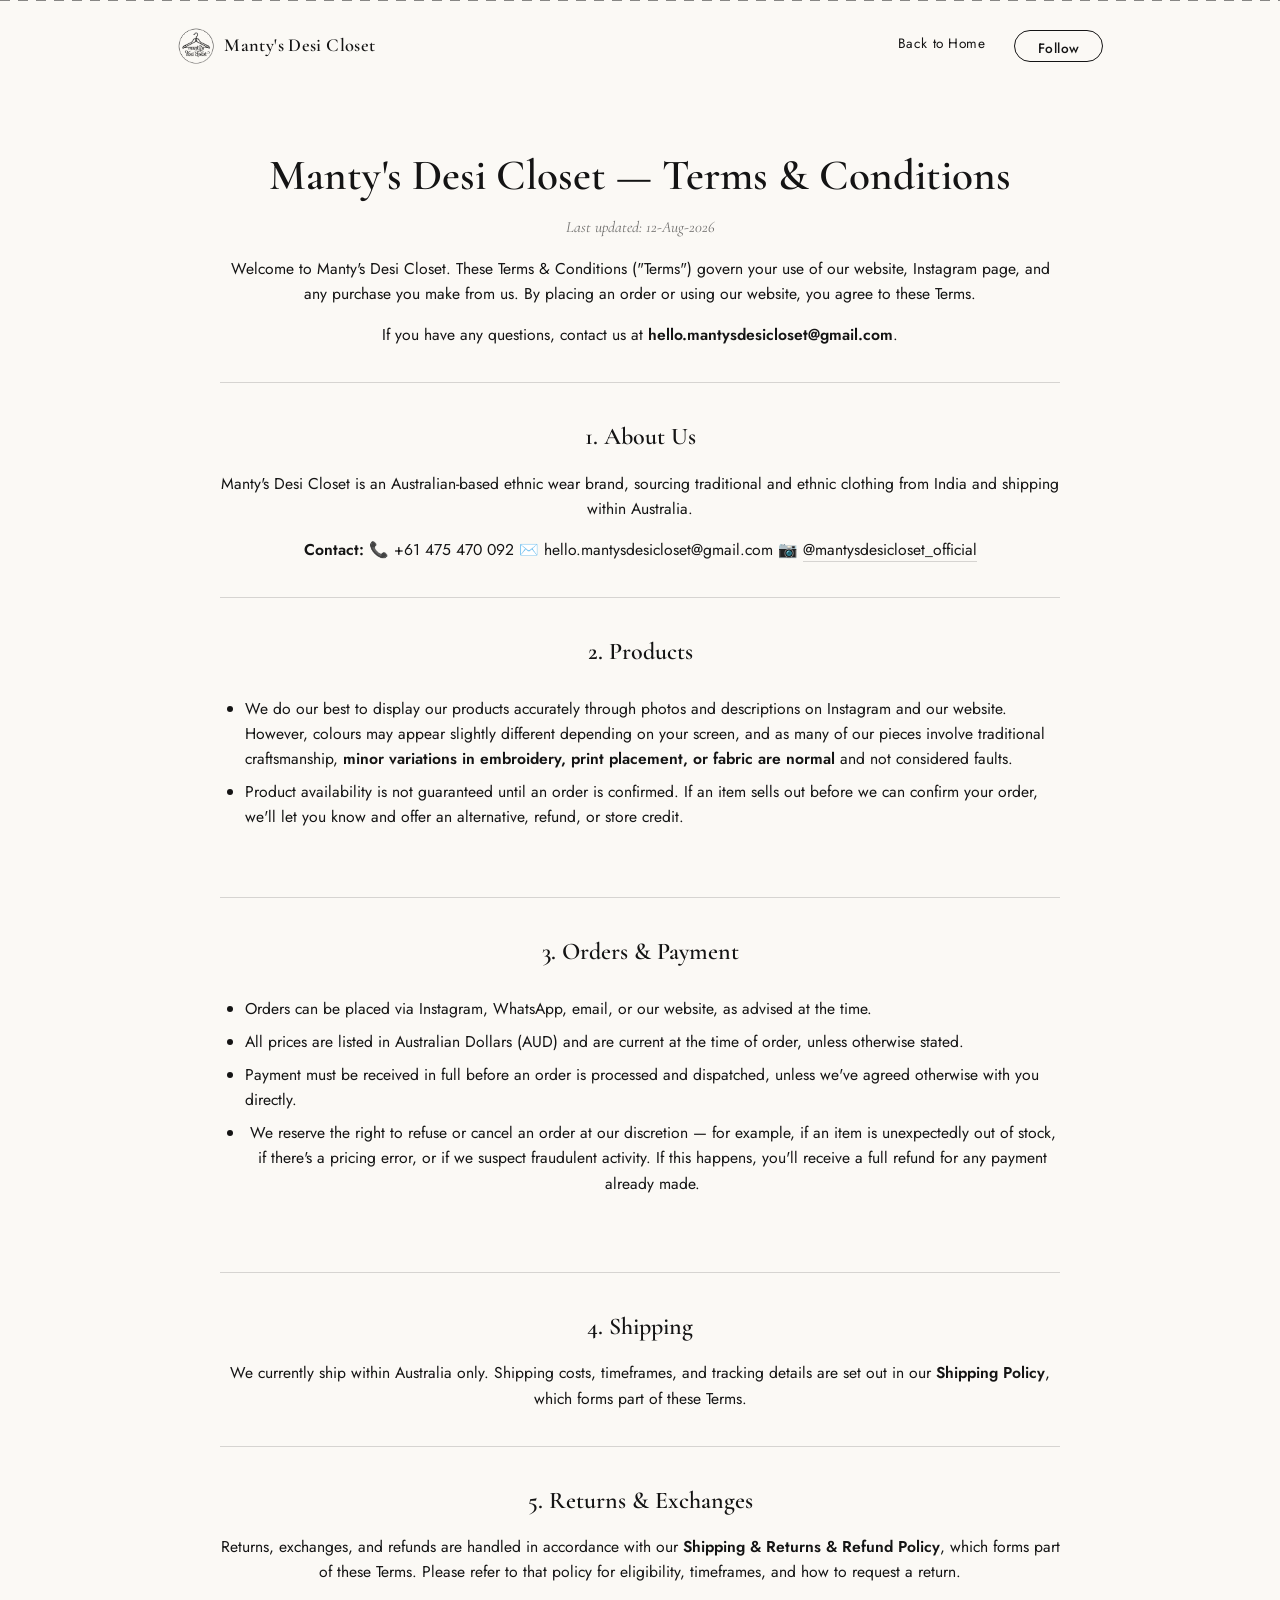
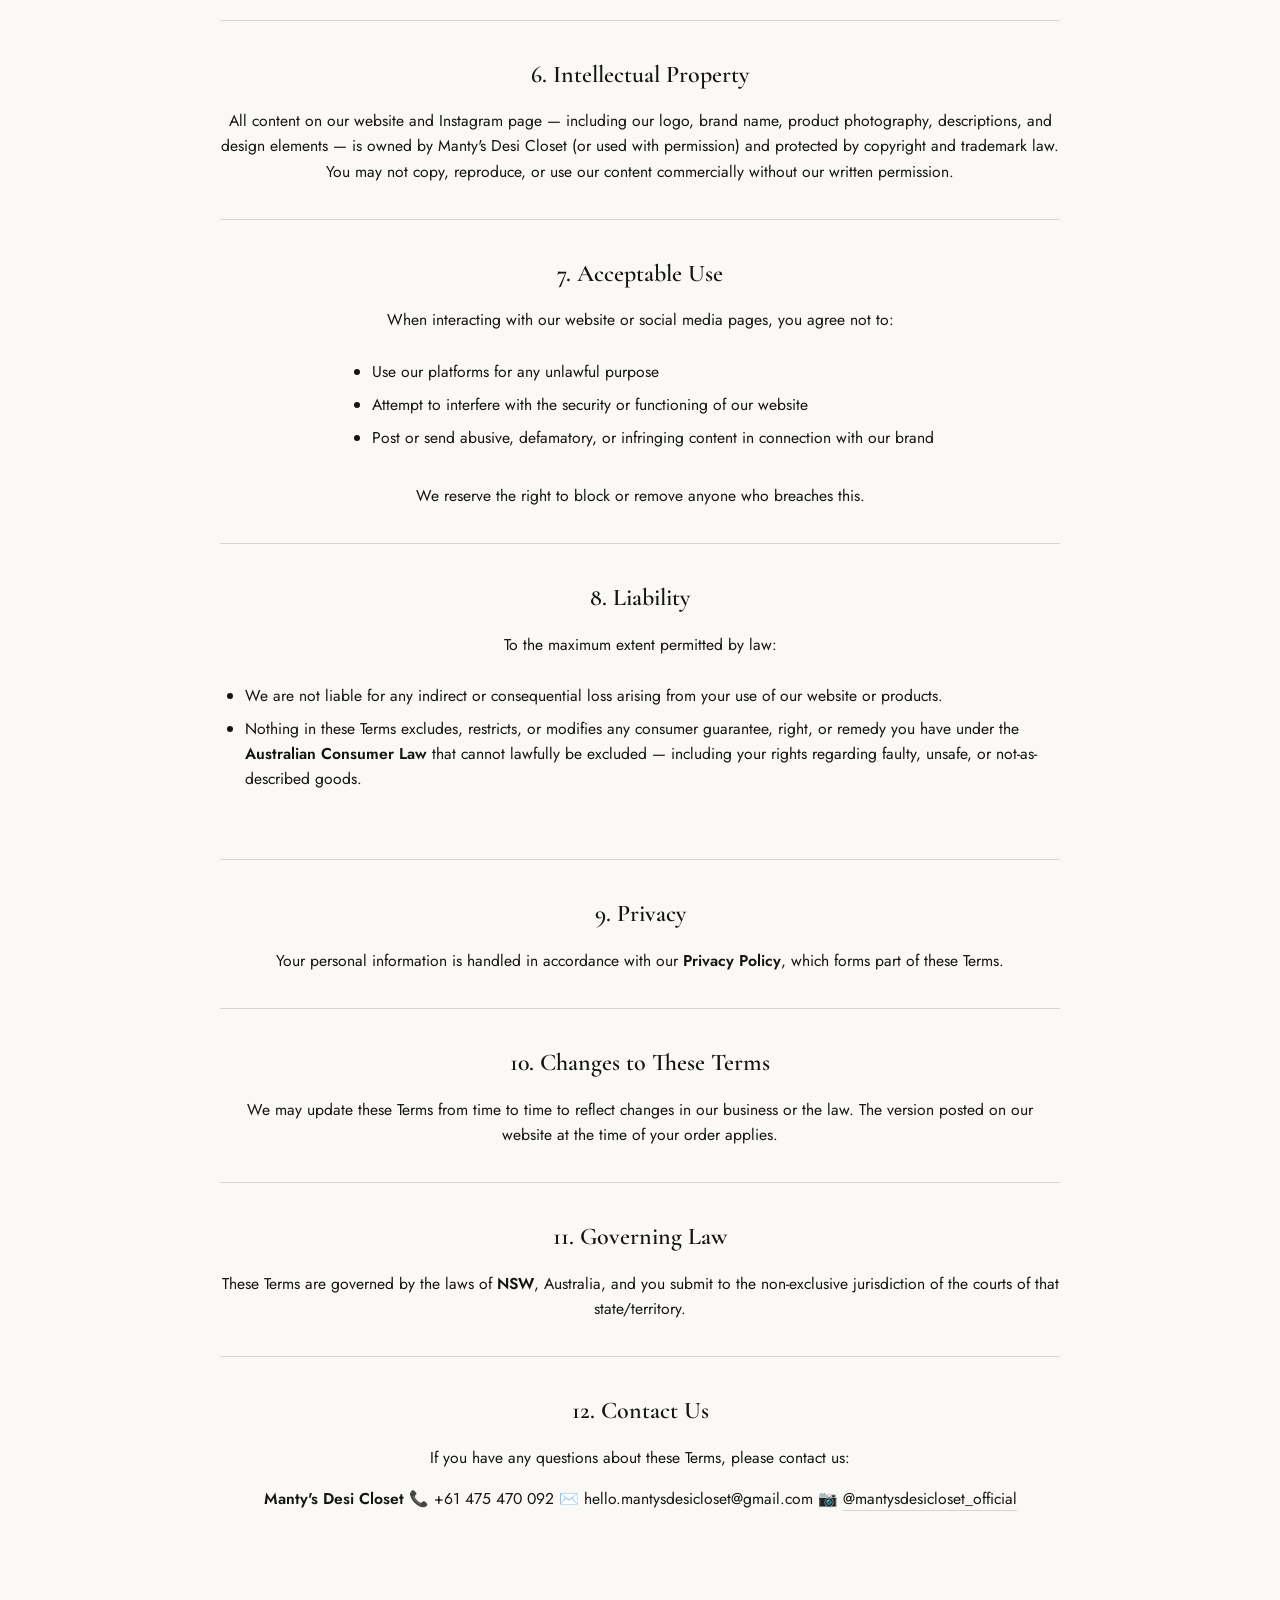
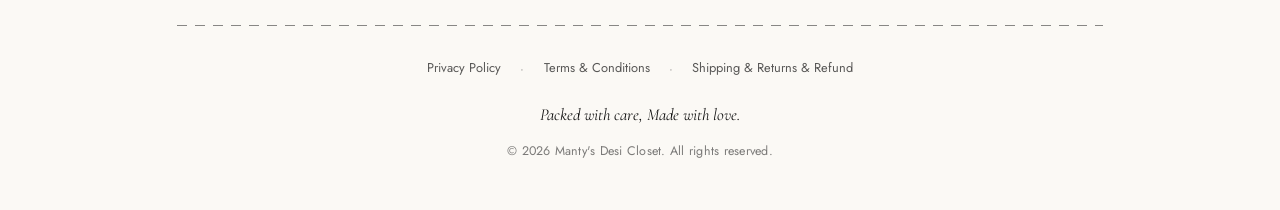
<file: terms-and-conditions.html>
<!doctype html>
<html lang="en">
<head>
<meta charset="UTF-8">
<meta name="viewport" content="width=device-width, initial-scale=1.0">
<title>Terms & Conditions — Manty's Desi Closet</title>
<meta name="description" content="The terms that govern your use of the Manty's Desi Closet website and any purchase you make.">

<link rel="preconnect" href="https://fonts.googleapis.com">
<link rel="preconnect" href="https://fonts.gstatic.com" crossorigin>
<link href="https://fonts.googleapis.com/css2?family=Cormorant+Garamond:ital,wght@0,500;0,600;1,500&family=Jost:wght@400;500;600&display=swap" rel="stylesheet">
<link rel="stylesheet" href="style.css">
</head>
<body>

<div class="stitch-border top" aria-hidden="true"></div>

<header class="nav">
  <a class="nav__mark" href="index.html" aria-label="Manty's Desi Closet — home">
    <img src="assets/logo.png" alt="" width="40" height="40">
    <span>Manty's Desi Closet</span>
  </a>
  <nav class="nav__links">
    <a href="index.html">Back to Home</a>
    <a class="nav__cta" href="https://instagram.com/mantysdesicloset_official" target="_blank" rel="noopener">Follow</a>
  </nav>
</header>

<main>
  <article class="policy">
    <h1>Manty's Desi Closet — Terms & Conditions</h1>
    <p class="policy__updated">Last updated: 12-Aug-2026</p>
    <p>Welcome to Manty's Desi Closet. These Terms &amp; Conditions ("Terms") govern
    your use of our website, Instagram page, and any purchase you make from us.
    By placing an order or using our website, you agree to these Terms.</p>
    <p>If you have any questions, contact us at <strong>hello.mantysdesicloset@gmail.com</strong>.</p>
    <hr />
    <h2>1. About Us</h2>
    <p>Manty's Desi Closet is an Australian-based ethnic wear brand, sourcing
    traditional and ethnic clothing from India and shipping within Australia.</p>
    <p><strong>Contact:</strong>
    📞 +61 475 470 092
    ✉️ hello.mantysdesicloset@gmail.com
    📷 <a href="https://instagram.com/mantysdesicloset_official">@mantysdesicloset_official</a></p>
    <hr />
    <h2>2. Products</h2>
    <ul>
    <li>We do our best to display our products accurately through photos and
      descriptions on Instagram and our website. However, colours may appear
      slightly different depending on your screen, and as many of our pieces
      involve traditional craftsmanship, <strong>minor variations in embroidery,
      print placement, or fabric are normal</strong> and not considered faults.
    </li>
    <li>Product availability is not guaranteed until an order is confirmed. If an
      item sells out before we can confirm your order, we'll let you know and
      offer an alternative, refund, or store credit.
    </li>
    </ul>
    <hr />
    <h2>3. Orders &amp; Payment</h2>
    <ul>
    <li>Orders can be placed via Instagram, WhatsApp, email, or our website, as
      advised at the time.
    </li>
    <li>All prices are listed in Australian Dollars (AUD) and are current at the time of order, unless otherwise stated.
    </li>
    <li>Payment must be received in full before an order is processed and
      dispatched, unless we've agreed otherwise with you directly.
    </li>
    <li>
    <p>We reserve the right to refuse or cancel an order at our discretion — for
      example, if an item is unexpectedly out of stock, if there's a pricing
      error, or if we suspect fraudulent activity. If this happens, you'll
      receive a full refund for any payment already made.</p>
    </li>
    </ul>
    <hr />
    <h2>4. Shipping</h2>
    <p>We currently ship within Australia only. Shipping costs, timeframes, and
    tracking details are set out in our <strong>Shipping Policy</strong>, which forms part
    of these Terms.</p>
    <hr />
    <h2>5. Returns &amp; Exchanges</h2>
    <p>Returns, exchanges, and refunds are handled in accordance with our
    <strong>Shipping &amp; Returns &amp; Refund Policy</strong>, which forms part of these Terms. Please
    refer to that policy for eligibility, timeframes, and how to request a
    return.</p>
    <hr />
    <h2>6. Intellectual Property</h2>
    <p>All content on our website and Instagram page — including our logo, brand
    name, product photography, descriptions, and design elements — is owned by
    Manty's Desi Closet (or used with permission) and protected by copyright
    and trademark law. You may not copy, reproduce, or use our content
    commercially without our written permission.</p>
    <hr />
    <h2>7. Acceptable Use</h2>
    <p>When interacting with our website or social media pages, you agree not to:</p>
    <ul>
    <li>Use our platforms for any unlawful purpose</li>
    <li>Attempt to interfere with the security or functioning of our website</li>
    <li>Post or send abusive, defamatory, or infringing content in connection
      with our brand</li>
    </ul>
    <p>We reserve the right to block or remove anyone who breaches this.</p>
    <hr />
    <h2>8. Liability</h2>
    <p>To the maximum extent permitted by law:</p>
    <ul>
    <li>We are not liable for any indirect or consequential loss arising from
      your use of our website or products.
    </li>
    <li>Nothing in these Terms excludes, restricts, or modifies any consumer
      guarantee, right, or remedy you have under the <strong>Australian Consumer
      Law</strong> that cannot lawfully be excluded — including your rights regarding
      faulty, unsafe, or not-as-described goods.
    </li>
    </ul>
    <hr />
    <h2>9. Privacy</h2>
    <p>Your personal information is handled in accordance with our <strong>Privacy
    Policy</strong>, which forms part of these Terms.</p>
    <hr />
    <h2>10. Changes to These Terms</h2>
    <p>We may update these Terms from time to time to reflect changes in our
    business or the law. The version posted on our website at the time of your
    order applies.</p>
    <hr />
    <h2>11. Governing Law</h2>
    <p>These Terms are governed by the laws of <strong>NSW</strong>, Australia,
    and you submit to the non-exclusive jurisdiction of the courts of that
    state/territory.</p>
    <hr />
    <h2>12. Contact Us</h2>
    <p>If you have any questions about these Terms, please contact us:</p>
    <p><strong>Manty's Desi Closet</strong>
    📞 +61 475 470 092
    ✉️ hello.mantysdesicloset@gmail.com
    📷 <a href="https://instagram.com/mantysdesicloset_official">@mantysdesicloset_official</a></p>
  </article>
</main>

<footer class="footer">
  <div class="stitch-border" aria-hidden="true"></div>
  <nav class="footer__links">
    <a href="privacy-policy.html">Privacy Policy</a>
    <span aria-hidden="true">&middot;</span>
    <a href="terms-and-conditions.html">Terms &amp; Conditions</a>
    <span aria-hidden="true">&middot;</span>
    <a href="returns-shipping-policy.html">Shipping &amp; Returns &amp; Refund</a>
  </nav>
  <p class="footer__note">Packed with care, Made with love.</p>
  <p class="footer__copy">&copy; <span id="year"></span> Manty's Desi Closet. All rights reserved.</p>
</footer>

<script>
  document.getElementById('year').textContent = new Date().getFullYear();
</script>

</body>
</html>
</file>
<file: style.css>
/* ===========================================================
   Manty's Desi Closet — tokens
   =========================================================== */
:root {
  --ink: #141414;
  --paper: #FBF9F5;
  --paper-alt: #F1EDE4;
  --line: rgba(20,20,20,0.16);

  --font-display: 'Cormorant Garamond', serif;
  --font-body: 'Jost', sans-serif;

  --maxw: 1080px;
  --gutter: 6vw;
}

* { box-sizing: border-box; }

html { scroll-behavior: smooth; }

body {
  margin: 0;
  background: var(--paper);
  color: var(--ink);
  font-family: var(--font-body);
  font-weight: 400;
  line-height: 1.6;
  -webkit-font-smoothing: antialiased;
}

a { color: inherit; }

img { max-width: 100%; display: block; }

.eyebrow {
  font-family: var(--font-body);
  font-size: 0.72rem;
  letter-spacing: 0.22em;
  text-transform: uppercase;
  font-weight: 600;
  margin: 0 0 0.6em;
  opacity: 0.7;
}

/* ===========================================================
   Stitched hairline border — used top of page + footer
   =========================================================== */
.stitch-border {
  height: 1px;
  background-image: repeating-linear-gradient(
    to right, var(--ink) 0 10px, transparent 10px 18px
  );
  opacity: 0.5;
}
.stitch-border.top { margin: 0; }

/* ===========================================================
   Nav
   =========================================================== */
.nav {
  max-width: var(--maxw);
  margin: 0 auto;
  padding: 1.6rem var(--gutter) 1rem;
  display: flex;
  align-items: center;
  justify-content: space-between;
  gap: 1rem;
  flex-wrap: wrap;
}
.nav__mark {
  display: flex;
  align-items: center;
  gap: 0.6rem;
  text-decoration: none;
  font-family: var(--font-display);
  font-weight: 600;
  font-size: 1.15rem;
  letter-spacing: 0.02em;
}
.nav__mark img { width: 38px; height: 38px; }
.nav__links {
  display: flex;
  align-items: center;
  gap: 1.8rem;
  font-size: 0.85rem;
  letter-spacing: 0.04em;
}
.nav__links a {
  text-decoration: none;
  padding-bottom: 3px;
  border-bottom: 1px solid transparent;
  transition: border-color 0.2s ease;
}
.nav__links a:not(.nav__cta):hover { border-color: var(--ink); }
.nav__cta {
  display: inline-block;
  border: 1px solid var(--ink);
  padding: 0.5rem 1.4rem;
  border-radius: 999px;
  font-weight: 500;
  white-space: nowrap;
  line-height: 1.4;
  text-align: center;
}
.nav__cta:hover { background: var(--ink); color: var(--paper); }

.nav__links a.nav__cta {
  border-bottom: 1px solid var(--ink);
}

/* ===========================================================
   Hero
   =========================================================== */
.hero {
  max-width: 720px;
  margin: 0 auto;
  padding: 4.5rem var(--gutter) 3.5rem;
  text-align: center;
  display: flex;
  flex-direction: column;
  align-items: center;
}
.hero__emblem {
  width: 132px;
  height: 132px;
  margin-bottom: 1.6rem;
}
.hero h1 {
  font-family: var(--font-display);
  font-weight: 600;
  font-size: clamp(2.4rem, 6vw, 3.6rem);
  letter-spacing: 0.01em;
  margin: 0 0 0.5rem;
  line-height: 1.05;
}
.hero .tagline {
  font-family: var(--font-display);
  font-style: italic;
  font-size: 1.2rem;
  margin: 0 0 2.4rem;
  opacity: 0.85;
}
.hero__actions {
  display: flex;
  gap: 1rem;
  flex-wrap: wrap;
  justify-content: center;
}

.btn {
  display: inline-block;
  text-decoration: none;
  font-family: var(--font-body);
  font-size: 0.88rem;
  font-weight: 500;
  letter-spacing: 0.03em;
  padding: 0.85rem 1.7rem;
  border-radius: 999px;
  border: 1px solid var(--ink);
  transition: background 0.2s ease, color 0.2s ease, transform 0.15s ease;
}
.btn:hover { transform: translateY(-1px); }
.btn--solid { background: var(--ink); color: var(--paper); }
.btn--solid:hover { background: #000; }
.btn--outline { background: transparent; color: var(--ink); }
.btn--outline:hover { background: var(--ink); color: var(--paper); }

/* ===========================================================
   Signature stitch divider
   =========================================================== */
.stitch-divider {
  max-width: var(--maxw);
  margin: 0 auto;
  padding: 0 var(--gutter);
  line-height: 0;
}
.stitch-divider svg { width: 100%; height: 34px; display: block; }
.stitch-divider--flip svg { transform: scaleY(-1); }
.stitch-path {
  fill: none;
  stroke: var(--ink);
  stroke-width: 2;
  stroke-linecap: round;
  stroke-dasharray: 6 10;
  transition: stroke-dashoffset 1.4s ease;
}
.stitch-path.is-drawn { stroke-dashoffset: 0 !important; }

/* ===========================================================
   Story
   =========================================================== */
.story {
  max-width: 680px;
  margin: 0 auto;
  padding: 2.4rem var(--gutter) 2.8rem;
  text-align: center;
}
.story blockquote {
  margin: 0;
  font-family: var(--font-display);
  font-style: italic;
  font-size: clamp(1.25rem, 3vw, 1.6rem);
  line-height: 1.5;
  font-weight: 500;
}
.story__sub {
  margin: 1.6rem 0 0;
  font-weight: 600;
  letter-spacing: 0.04em;
  font-size: 0.95rem;
  text-transform: uppercase;
}

/* ===========================================================
   Gallery / Products
   =========================================================== */
.gallery {
  max-width: var(--maxw);
  margin: 0 auto;
  padding: 2.6rem var(--gutter) 3.2rem;
  text-align: center;
}
.gallery h2 {
  font-family: var(--font-display);
  font-weight: 600;
  font-size: clamp(1.7rem, 4vw, 2.3rem);
  margin: 0 0 0.6rem;
}
.gallery__intro {
  max-width: 480px;
  margin: 0 auto 2.6rem;
  font-size: 0.92rem;
  opacity: 0.7;
}
.gallery__grid {
  display: flex;
  flex-wrap: wrap;
  justify-content: center;
  gap: 1.6rem;
  margin-bottom: 2.4rem;
}
.gallery__item {
  margin: 0;
  flex: 1 1 200px;
  max-width: 230px;
}
.gallery__item img {
  width: 100%;
  aspect-ratio: 4 / 5;
  object-fit: cover;
  border-radius: 10px;
  border: 1px solid var(--line);
}
.gallery__placeholder {
  aspect-ratio: 4 / 5;
  border: 1px dashed var(--line);
  border-radius: 10px;
  background: var(--paper-alt);
  display: flex;
  flex-direction: column;
  align-items: center;
  justify-content: center;
  gap: 0.8rem;
  color: var(--ink);
}
.gallery__placeholder svg {
  width: 34px;
  height: 34px;
  opacity: 0.55;
}
.gallery__placeholder span {
  font-size: 0.72rem;
  letter-spacing: 0.08em;
  text-transform: uppercase;
  opacity: 0.55;
}
.gallery__item figcaption {
  margin-top: 0.8rem;
  font-family: var(--font-display);
  font-weight: 600;
  font-size: 1.02rem;
}
.gallery__cta { margin-top: 0.4rem; }

/* ===========================================================
   Reach us
   =========================================================== */
.reach {
  background: var(--paper-alt);
  padding: 3.6rem var(--gutter) 4.2rem;
  text-align: center;
}
.reach h2 {
  font-family: var(--font-display);
  font-weight: 600;
  font-size: clamp(1.7rem, 4vw, 2.3rem);
  margin: 0 0 2.6rem;
}
.reach__grid {
  max-width: var(--maxw);
  margin: 0 auto;
  display: flex;
  flex-wrap: wrap;
  justify-content: center;
  gap: 2.4rem;
}
.reach__card {
  flex: 1 1 260px;
  max-width: 320px;
  background: var(--paper);
  border: 1px solid var(--line);
  border-radius: 14px;
  padding: 2.2rem 1.6rem;
  display: flex;
  flex-direction: column;
  align-items: center;
}
.reach__card img { border-radius: 6px; margin-bottom: 1.2rem; }
.reach__icon {
  width: 40px;
  height: 40px;
  color: var(--ink);
  margin-bottom: 1.2rem;
}
.reach__card h3 {
  font-family: var(--font-display);
  font-weight: 600;
  font-size: 1.1rem;
  margin: 0 0 0.5rem;
  word-break: break-word;
}
.reach__card p {
  margin: 0;
  font-size: 0.92rem;
  opacity: 0.85;
}
.reach__card a { text-decoration: none; border-bottom: 1px solid var(--line); }
.reach__card a:hover { border-color: var(--ink); }

/* ===========================================================
   Footer
   =========================================================== */
.footer {
  max-width: var(--maxw);
  margin: 0 auto;
  padding: 2.4rem var(--gutter) 3rem;
  text-align: center;
}
.footer .stitch-border { margin-bottom: 2rem; }
.footer__note {
  font-family: var(--font-display);
  font-style: italic;
  font-size: 1.05rem;
  margin: 0 0 0.8rem;
}
.footer__copy {
  font-size: 0.78rem;
  opacity: 0.55;
  margin: 0;
  letter-spacing: 0.02em;
}

/* ===========================================================
   Footer links
   =========================================================== */
   .footer__links {
    display: flex;
    justify-content: center;
    align-items: center;
    gap: 0.6rem;
    font-size: 0.8rem;
    margin-bottom: 1.4rem;
    flex-wrap: wrap;
  }
  .footer__links a {
    text-decoration: none;
    opacity: 0.7;
    border-bottom: 1px solid transparent;
    margin: 0 0.3rem;
  }
  .footer__links a:hover { opacity: 1; border-color: var(--ink); }
  .footer__links span { opacity: 0.4; margin: 0 0.3rem; }
  
  /* ===========================================================
     Policy pages (Privacy / Terms / Returns)
     =========================================================== */
  .policy {
    max-width: 760px;
    margin: 0 auto;
    padding: 3rem var(--gutter) 4rem;
  }
  .policy h1 {
    font-family: var(--font-display);
    font-weight: 600;
    font-size: clamp(2rem, 5vw, 2.7rem);
    margin: 0 0 0.3rem;
  }
  .policy__updated {
    font-family: var(--font-display);
    font-style: italic;
    opacity: 0.6;
    margin: 0 0 2.4rem;
  }
  .policy h2 {
    font-family: var(--font-display);
    font-weight: 600;
    font-size: 1.5rem;
    margin: 1.6rem 0 0.9rem;
  }
  .policy h3 {
    font-family: var(--font-body);
    font-weight: 600;
    font-size: 1.05rem;
    margin: 1.6rem 0 0.6rem;
  }
  .policy p { margin: 0 0 1rem; font-size: 0.98rem; }
  .policy ul, .policy ol { margin: 0 0 1.2rem; padding-left: 1.3rem; }
  .policy li { margin-bottom: 0.5rem; font-size: 0.98rem; }
  .policy table {
    width: 100%;
    border-collapse: collapse;
    margin: 0 0 1.6rem;
    font-size: 0.92rem;
  }
  .policy th, .policy td {
    border: 1px solid var(--line);
    padding: 0.55rem 0.7rem;
    text-align: left;
    vertical-align: top;
  }
  .policy th { background: var(--paper-alt); font-weight: 600; }
  .policy hr { border: none; border-top: 1px solid var(--line); margin: 2.2rem 0; }
  .policy a { border-bottom: 1px solid var(--line); text-decoration: none; }
  .policy a:hover { border-color: var(--ink); }
  .policy strong { font-weight: 600; }
  .policy em { font-style: italic; }
  
/* ===========================================================
   Responsive
   =========================================================== */
@media (max-width: 760px) {
  .reach__card { flex-basis: 100%; max-width: 380px; }
  .nav__links { gap: 1.1rem; }
}

/* Respect reduced motion */
@media (prefers-reduced-motion: reduce) {
  html { scroll-behavior: auto; }
  .stitch-path { transition: none; stroke-dashoffset: 0; }
}

/* Visible keyboard focus */
a:focus-visible, button:focus-visible {
  outline: 2px solid var(--ink);
  outline-offset: 3px;
}

/* ===========================================================
   Policy
   =========================================================== */
   .policy {
    max-width: 900px;
    margin: 0 auto;
    padding: 60px 30px;
    text-align: center;
  }

  .policy h1,
  .policy h2,
  .policy h3,
  .policy p,
  .policy__updated {
    text-align: center;
  }

  .policy ul,
  .policy ol {
    display: inline-block;
    text-align: left;
    margin: 10px auto 25px;
    padding-left: 25px;
  }

  .policy li {
    margin-bottom: 8px;
  }

  .policy hr {
    margin: 35px auto;
    width: 100%;
  }
</file>
